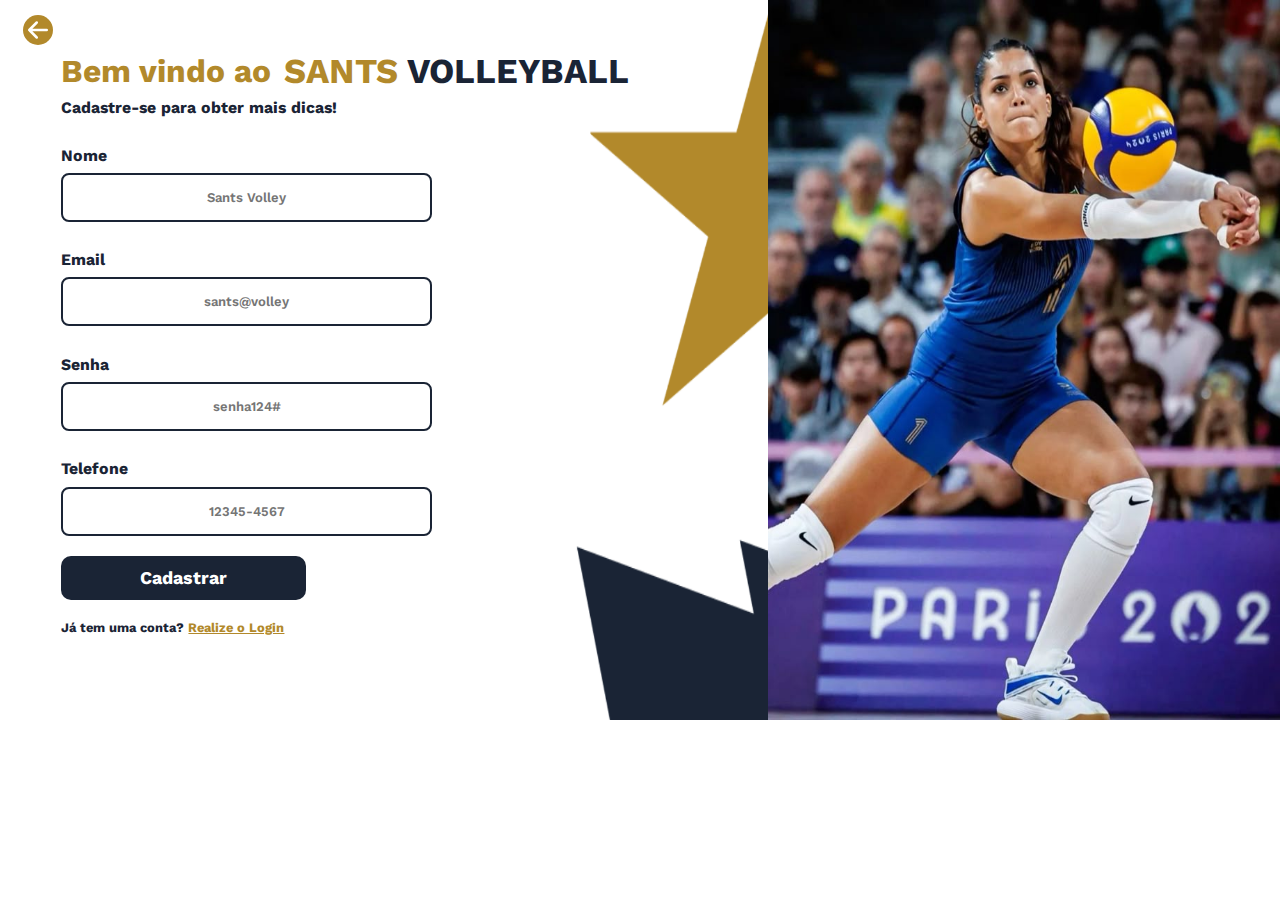
<file: website/public/html/cadastro.html>
<!DOCTYPE html>
<html lang="en">
<head>
    <meta charset="UTF-8">
    <meta name="viewport" content="width=device-width, initial-scale=1.0">
    <title>Cadastro</title>
    <link rel="stylesheet" href="../styles/cadastro.css">
    <link rel="shortcut icon" href="../assets/icons/logoicon.png" type="image/x-icon">
</head>
<body>

   
    <div class="div_form">


     <button class="btn_voltar" onclick="voltar()"><img src="../assets/icons/seta_esquerda.svg" class="img_btn"></button>


        <div class="txt_bem_vindo">

            <span class="span_bem_vindo">Bem vindo ao</span>
            <span class="span_logo"> SANTS<span style="color: #1A2435;"> VOLLEYBALL</span></span>

        </div>

        <span class="span_txt_form">Cadastre-se para obter mais dicas!</span>

        <div class="div_form_campos">

            
        <span class="span_txt_form_2">Nome</span>

        <input type="text" id="input_nome" class="input" placeholder="Sants Volley">

          <span class="span_txt_form_2">Email</span>

        <input type="text" id="input_email" class="input" placeholder="sants@volley">

         <span class="span_txt_form_2">Senha</span>

        <input type="password" id="input_senha" class="input" placeholder="senha124#"  >

         <span class="span_txt_form_2">Telefone</span>

        <input type="text" id="input_telefone" class="input" placeholder="12345-4567" maxlength="10">



         <button onclick="cadastrar()" class="btn_cad">Cadastrar</button>

                  <span class="txt_cad">Já tem uma conta? <a class="link_cad" href="login.html">Realize o Login</a> </span>


        </div>

     
      
    </div>

     <div class="div_img_login">


    </div>




    
</body>
</html>

<script>


function voltar(){

    window.location.href = '../index.html';
}

function cadastrar(){


       if(input_email.value == '' || input_senha.value == '' || input_nome.value == '' || input_telefone.value == ''){

         alert('Preencha todos os campos para continuar'); 

    }else{

        var email = input_email.value;
        var senha = input_senha.value;
        var nome = input_nome.value;
        var telefone = input_telefone.value;

        if( email.includes('@') && senha.length >= 9 && telefone.length == 10){


        }else{

            alert('Email, senha ou número no formato errado! O email deve conter @, a senha deve conter no mínimo 9 caractéres e o número deve conter 10 caractéres incluindo -')
            
        }


    }

}

</script>
</file>
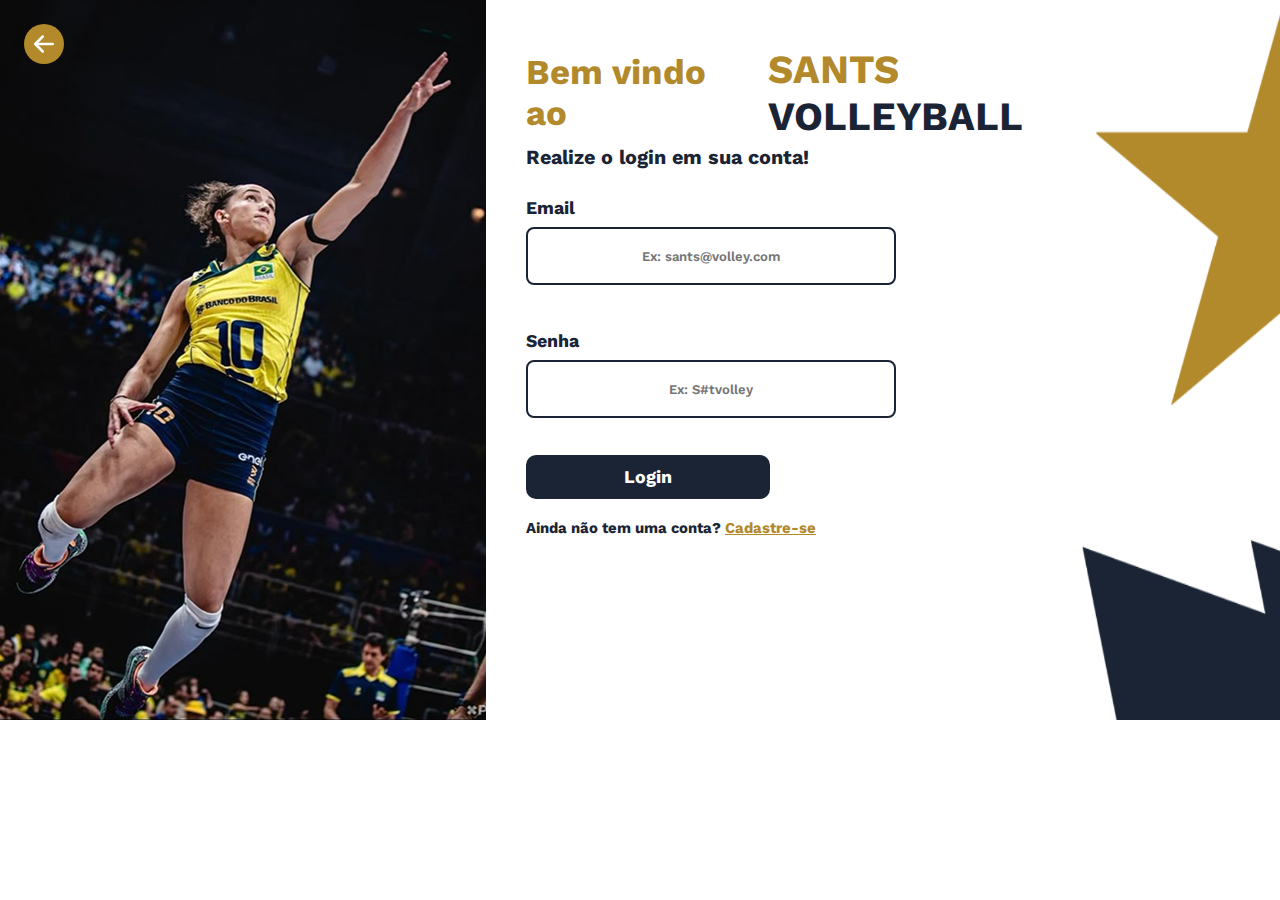
<file: website/public/html/login.html>
<!DOCTYPE html>
<html lang="en">
<head>
    <meta charset="UTF-8">
    <meta name="viewport" content="width=device-width, initial-scale=1.0">
    <title>Login</title>
    <link rel="stylesheet" href="../styles/login.css">
    <link rel="shortcut icon" href="../assets/icons/logoicon.png" type="image/x-icon">
</head>
<body>

    <div class="div_img_login">

        <button class="btn_voltar" onclick="voltar()"><img src="../assets/icons/seta_esquerda.svg" class="img_btn"></button>

    </div>

    <div class="div_form">

        <div class="txt_bem_vindo">

            <span class="span_bem_vindo">Bem vindo ao</span>
            <span class="span_logo"> SANTS<span style="color: #1A2435;"> VOLLEYBALL</span></span>

        </div>

        <span class="span_txt_form">Realize o login em sua conta!</span>

        <div class="div_form_campos">

            
        <span class="span_txt_form_2">Email</span>

        <input type="text" id="input_email" class="input" placeholder="Ex: sants@volley.com" >

          <span class="span_txt_form_2">Senha</span>

        <input type="password" id="input_senha" class="input" placeholder="Ex: S#tvolley" >

         <button onclick="login()" id="btn_log" class="btn_login">Login</button>


         <span class="txt_cad">Ainda não tem uma conta? <a class="link_cad" href="cadastro.html">Cadastre-se</a> </span>

        

        </div>

     
      
    </div>
    
    <div class="div_aviso"  id='div_aviso' style="display: none;"></div>
</body>
</html>

<script>

const comp = 'ABCDEFGHIJKLMNOPQRSTUVWXYZ'

function voltar(){

    window.location.href = '../index.html';
}

   
function login(){

    if(input_email.value == '' || input_senha.value == ''){

         alert('Preencha todos os campos para continuar'); 

    }else{

        var email = input_email.value;
        var senha = input_senha.value;

        if( email.includes('@') && senha.length >= 9){

                fetch("/usuarios/autenticar", {
        method: "POST",
        headers: {
            "Content-Type": "application/json"
        },
        body: JSON.stringify({
            emailServer: email,
            senhaServer: senha
        })
    }).then(function (resposta) {
        console.log("ESTOU NO THEN DO entrar()!")

        if (resposta.ok) {
            console.log(resposta);

            resposta.json().then(json => {
                console.log(json);
                console.log(JSON.stringify(json));
                localStorage.setItem("idUsuário", json.id);
                sessionStorage.NOME_USUARIO = json.nome;
                sessionStorage.ID_USUARIO = json.id;
                sessionStorage.EMAIL_USUARIO = json.email;
                sessionStorage.TELEFONE_USUARIO = json.telefone;
                sessionStorage.SENHA_USUARIO = json.senha;
                sessionStorage.CARGO_USUARIO = json.cargo;

                window.location = "entrou.html";
            });

            window.location = "entrou.html"

        } else {

            console.log("Houve um erro ao tentar realizar o login!");

            resposta.text().then(texto => {
                console.error(texto);
                finalizarAguardar(texto);
            });
        }

    }).catch(function (erro) {
        console.log(erro);
    })

    return false;

        }else{

            alert('Email ou senha no formato errado! O email deve conter @ e a senha deve conter no mínimo 9 caractéres!')
            
        }


    }

}




</script>
</file>
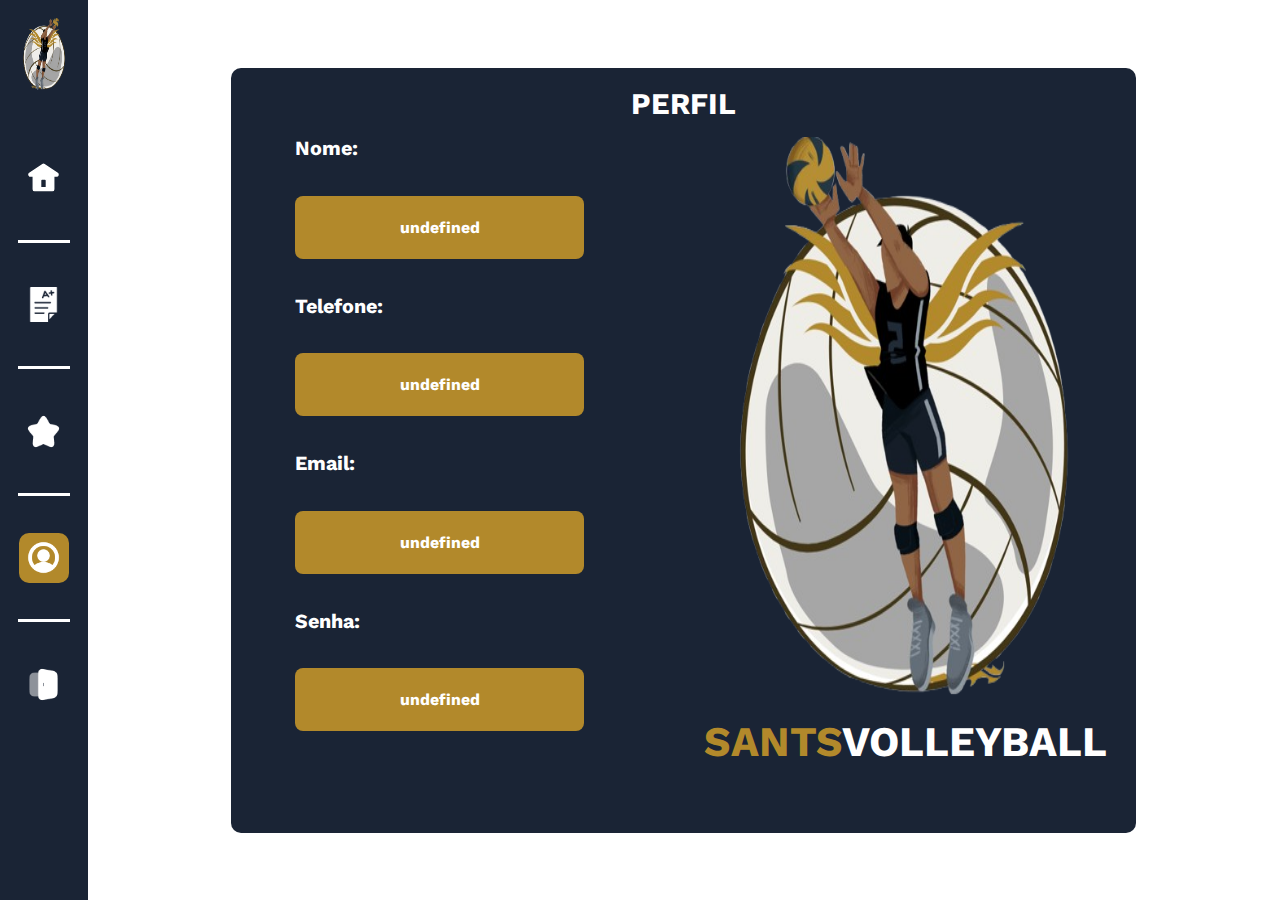
<file: website/public/html/perfil.html>
<!DOCTYPE html>
<html lang="en">
<head>
    <meta charset="UTF-8">
    <meta name="viewport" content="width=device-width, initial-scale=1.0">
      <link rel="shortcut icon" href="../assets/icons/logoicon.png" type="image/x-icon">
    <link rel="stylesheet" href="../styles/perfil.css">
    <title>Perfil</title>
</head>
<body>
    
    
    
    <div class="menu_bar">

        <div class="div_logo"></div>

        <nav class="nav_menu_links">

            <button class="btn_home" onclick="home()"><img src="../assets/icons/home.svg" class="img_menu"></button>

            <div class="barra"></div>

             <button class="btn_home" onclick="quiz()"><img src="../assets/icons/quiz.png"  class="img_menu"></button>

            <div class="barra"></div>

             <button class="btn_home" onclick="favoritar()"><img src="../assets/icons/estrela.png"  class="img_menu"></button>

            <div class="barra"></div>

             <button class="btn_home"  style="background-color: #B2892B;" onclick="perfil()"><img src="../assets/icons/perfil.png"  class="img_menu"></button>

            <div class="barra"></div>

             <button class="btn_home" onclick="sair()"><img src="../assets/icons/sair.png"  class="img_menu"></button>


        </nav>

    </div>


    <div class="div_container">

        <div class="div_perfil">

            <span class="span_titulo_perfil">PERFIL</span>

            <div class="div_content_perfil">

            <div class="div_campos_form">

                <span class="titulo_info">Nome:</span>

                <div class="div_org">

                    <span class="nome_info" id="span_nome"></span>

                </div>

                 <span class="titulo_info">Telefone:</span>

                     <div class="div_org">

                    <span class="nome_info" id="span_telefone"></span>

                </div>


                  <span class="titulo_info">Email:</span>


                      <div class="div_org">

                    <span class="nome_info" id="span_email"></span>

                </div>


                   <span class="titulo_info">Senha:</span>


                       <div class="div_org">

                    <span class="nome_info" id="span_senha"></span>

                </div>


            </div>

            <div class="div_img_sant">

                            <span>SANTS<span style="color: white;">VOLLEYBALL</span></span>


            </div>

            </div>

         

        </div>


    </div>
</body>
</html>


<script>

    var nome = sessionStorage.NOME_USUARIO;
    var telefone = sessionStorage.TELEFONE_USUARIO;
    var email = sessionStorage.EMAIL_USUARIO;
    var senha = sessionStorage.SENHA_USUARIO;

    span_nome.innerHTML = nome;
    span_telefone.innerHTML = telefone;
    span_email.innerHTML = email;
    span_senha.innerHTML = senha;


function sair(){

        sessionStorage.clear();
        window.location = '../index.html'

}

function home(){

    window.location = 'home_user.html'
}


function favoritar(){

    window.location = 'favoritos.html'

}

function quiz(){

        window.location ='quiz.html';

}

function perfil(){

    window.location = 'perfil.html'
}




</script>
</file>
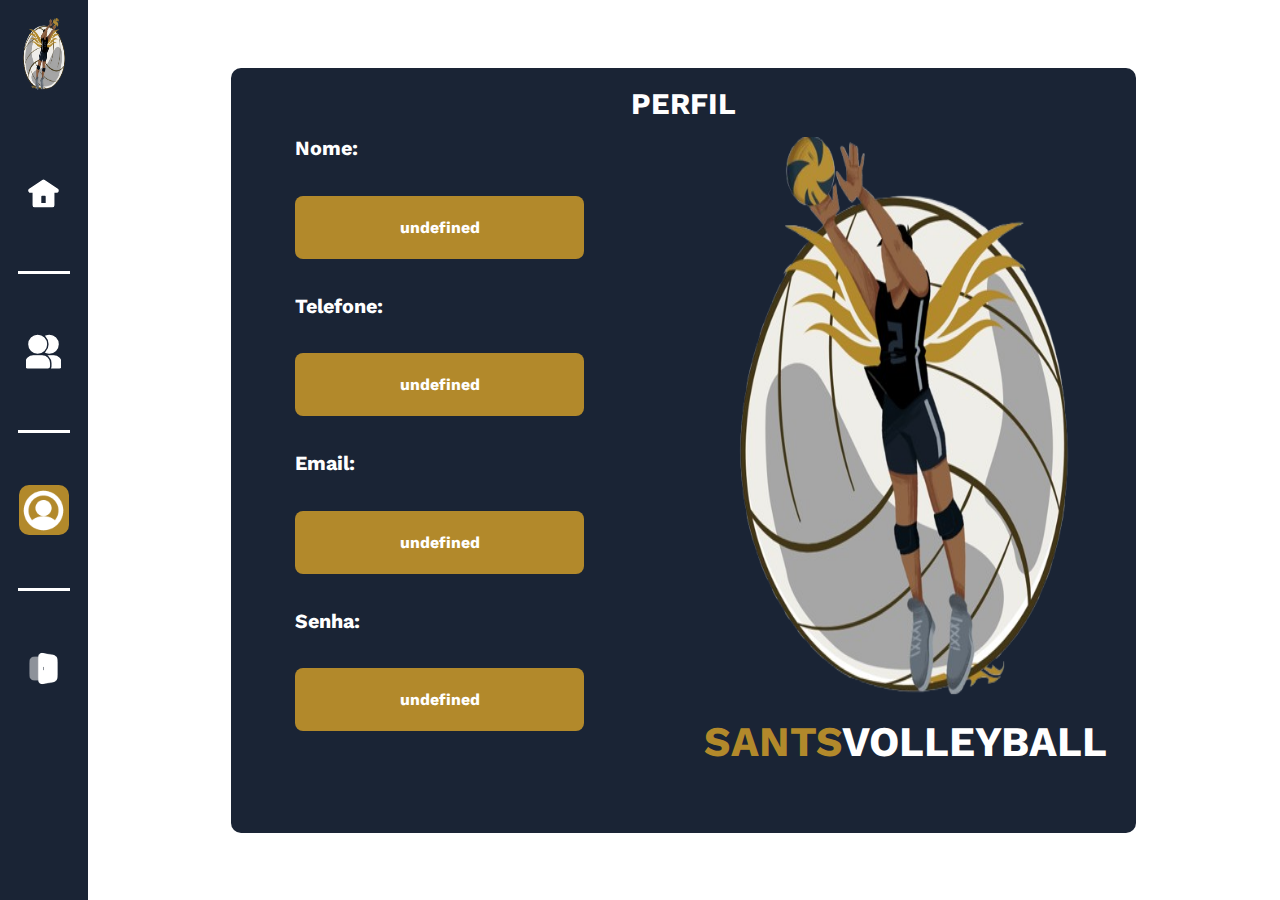
<file: website/public/html/perfil_gen.html>
<!DOCTYPE html>
<html lang="en">
<head>
    <meta charset="UTF-8">
    <meta name="viewport" content="width=device-width, initial-scale=1.0">
      <link rel="shortcut icon" href="../assets/icons/logoicon.png" type="image/x-icon">
    <link rel="stylesheet" href="../styles/perfil.css">
    <title>Perfil</title>
</head>
<body>
    
    <div class="menu_bar">

        <div class="div_logo"></div>

        <nav class="nav_menu_links">

            <button class="btn_home"  onclick="home()"><img src="../assets/icons/home.svg" class="img_menu"></button>

            <div class="barra"></div>

             <button class="btn_home" onclick="usuarios()"><img src="../assets/icons/usuarios.svg"  class="img_menu"></button>

            <div class="barra"></div>

             <button class="btn_home" onclick="perfil()" style="background-color: #B2892B;"><img style="width: 45px; height: 45px;" src="../assets/icons/perfil.png"  class="img_menu"></button>

            <div class="barra"></div>

             <button class="btn_home" onclick="sair()"><img src="../assets/icons/sair.png"  class="img_menu"></button>


        </nav>

    </div>   


    <div class="div_container">

        <div class="div_perfil">

            <span class="span_titulo_perfil">PERFIL</span>

            <div class="div_content_perfil">

            <div class="div_campos_form">

                <span class="titulo_info">Nome:</span>

                <div class="div_org">

                    <span class="nome_info" id="span_nome"></span>

                </div>

                 <span class="titulo_info">Telefone:</span>

                     <div class="div_org">

                    <span class="nome_info" id="span_telefone"></span>

                </div>


                  <span class="titulo_info">Email:</span>


                      <div class="div_org">

                    <span class="nome_info" id="span_email"></span>

                </div>


                   <span class="titulo_info">Senha:</span>


                       <div class="div_org">

                    <span class="nome_info" id="span_senha"></span>

                </div>


            </div>

            <div class="div_img_sant">

                                            <span>SANTS<span style="color: white;">VOLLEYBALL</span></span>

            </div>

            </div>

         

        </div>


    </div>
</body>
</html>


<script>

    var nome = sessionStorage.NOME_USUARIO;
    var telefone = sessionStorage.TELEFONE_USUARIO;
    var email = sessionStorage.EMAIL_USUARIO;
    var senha = sessionStorage.SENHA_USUARIO;

    span_nome.innerHTML = nome;
    span_telefone.innerHTML = telefone;
    span_email.innerHTML = email;
    span_senha.innerHTML = senha;


    
function sair(){

        sessionStorage.clear();
        window.location = '../index.html'

}

function home(){

    window.location = 'home_gen.html'
}


function usuarios(){

    window.location = 'gestao_gen.html'


}



function perfil(){

    window.location = 'perfil_gen.html'

}



</script>
</file>
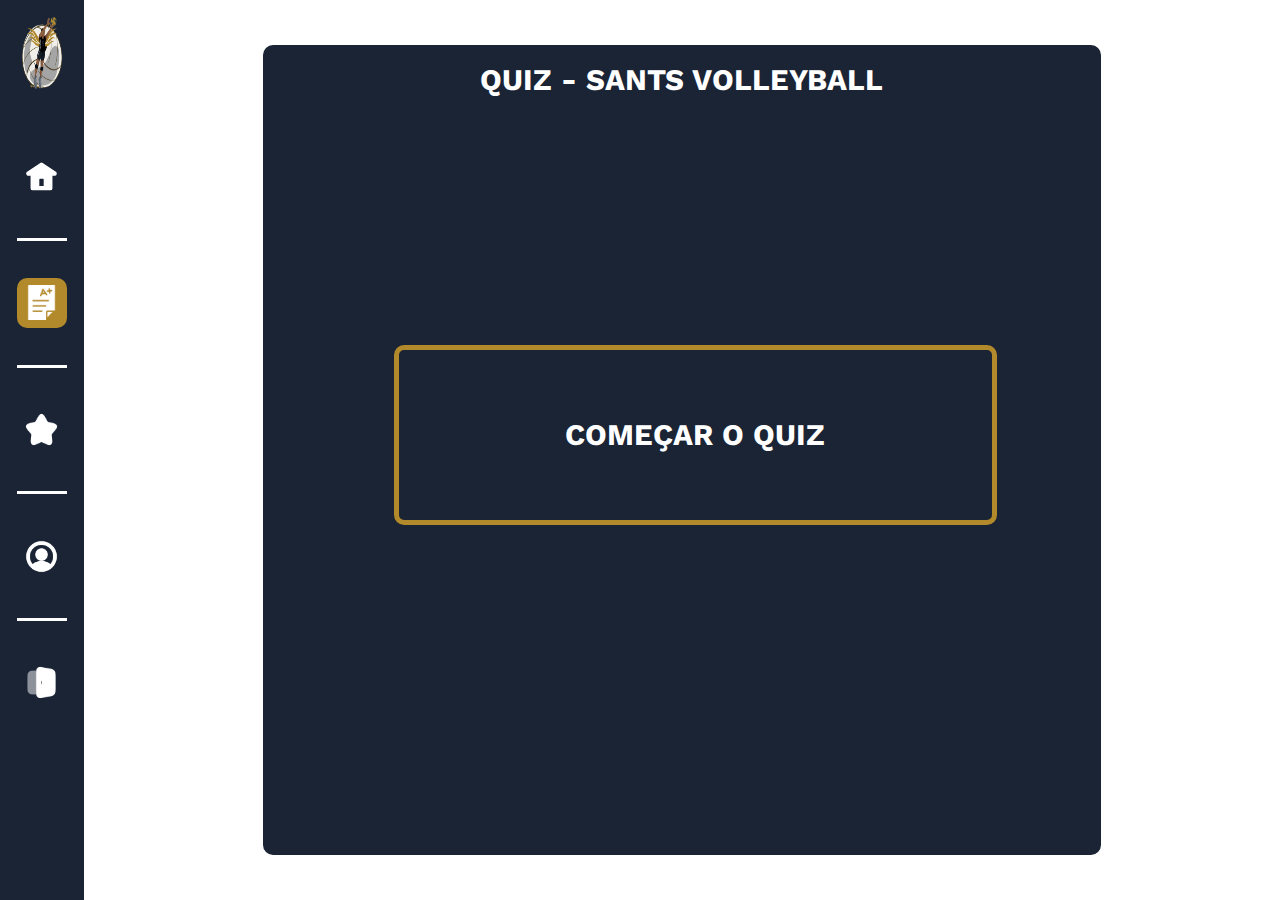
<file: website/public/html/quiz.html>
<!DOCTYPE html>
<html lang="en">
<head>
    <meta charset="UTF-8">
    <meta name="viewport" content="width=device-width, initial-scale=1.0">
      <link rel="shortcut icon" href="../assets/icons/logoicon.png" type="image/x-icon">
    <link rel="stylesheet" href="../styles/quiz.css">
    <title>Quiz</title>
</head>
<body>
    
    
    
    <div class="menu_bar">

        <div class="div_logo"></div>

        <nav class="nav_menu_links">

            <button class="btn_home" onclick="home()"><img src="../assets/icons/home.svg" class="img_menu"></button>

            <div class="barra"></div>

             <button class="btn_home" style="background-color: #B2892B;" onclick="quiz()"><img src="../assets/icons/quiz.png"  class="img_menu"></button>

            <div class="barra"></div>

             <button class="btn_home" onclick="favoritar()"><img src="../assets/icons/estrela.png"  class="img_menu"></button>

            <div class="barra"></div>

             <button class="btn_home"   onclick="perfil()"><img src="../assets/icons/perfil.png"  class="img_menu"></button>

            <div class="barra"></div>

             <button class="btn_home" onclick="sair()"><img src="../assets/icons/sair.png"  class="img_menu"></button>


        </nav>

    </div>

    <div class="div_container_quiz">

        <div class="div_quiz">

            <span class="span_titulo">QUIZ - SANTS VOLLEYBALL</span>

            <div class="div_perguntas" id="div_perguntas">

        
                <button onclick="comecar()" class="btn_comecar">COMEÇAR O QUIZ</button>
                

            </div>


        </div>

    </div>


    </div>

      <div class="div_resultado" id="div_resultado" style="display: none;">

   

      </div>

</body>
</html>


<script>

var i = 0;
var acertos = 0;
const lista_respostas_certas = ['c','c','c', 'd','c', 'd', 'b', 'd', 'b', 'b'];

var questoes = [{

    pergunta: '1- Qual a quantidade  de medalhas de ouro que o Brasil tem no vôlei?',
    alternativaA: 'a)  4 medalhas',
     alternativaB: 'b)  6 medalhas',
      alternativaC: 'c)  5 medalhas',
       alternativaD: 'd)  2 medalhas'

},

{

     pergunta: '2- Em que ano foi criada a CBV (Confederação Brasileira de Voleibol)?',
    alternativaA: 'a) Em 1962',
     alternativaB: 'b) Em 1953',
      alternativaC: 'c) Em 1954',
       alternativaD: 'd) Em 1955'
    

},

{

     pergunta: '3- Qual das opções abaixo contém somente fundamentos do vôlei?',
    alternativaA: 'a)  Saque, toque e rotação 3x3',
     alternativaB: 'b)  Levantamento, escanteio e toque',
      alternativaC: 'c)  Saque, toque e ataque',
       alternativaD: 'd)  Bloqueio, saque e reset'
    

},

{

     pergunta: '4-  Por volta de que ano o vôlei chegou no Brasil?',
    alternativaA: 'a) Em 1920',
     alternativaB: 'b) Em 1914',
      alternativaC: 'c) Em 1910',
       alternativaD: 'd) Em 1915'
    

},


{

     pergunta: '5- Em qual toque normalmente ocorre o levantamento?',
    alternativaA: 'a) Primeiro toque',
     alternativaB: 'b) Terceiro toque',
      alternativaC: 'c) Segundo toque',
       alternativaD: 'd) Quarto toque'
    

},


{

     pergunta: '6- Quantos sets tem um jogo de vôlei?',
    alternativaA: 'a) 3 sets',
     alternativaB: 'b) 2 sets',
      alternativaC: 'c) 7 sets',
       alternativaD: 'd) 5 sets'
    

},


{

     pergunta: '7- O que acontece caso algum jogador toque a rede durante o jogo?',
    alternativaA: 'a) O jogo é reiniciado',
     alternativaB: 'b) É marcado ponto para a equipe adversária',
      alternativaC: 'c) Nada acontece, pois não é uma infração',
       alternativaD: 'd) É marcado ponto para a equipe que cometeu a infração'
    

},


{

     pergunta: '8- Qual é a posição que não pode realizar nenhum tipo de ataque?',
    alternativaA: 'a) Levantador',
     alternativaB: 'b) Oposto',
      alternativaC: 'c) Central',
       alternativaD: 'd) Líbero'
    

},


{

     pergunta: '9-  O que são os sinais do levantador?',
    alternativaA: 'a) Mostra para os adversários quantos pontos estão afrente',
     alternativaB: 'b) Indica aos outros jogadores qual jogada será feita',
      alternativaC: 'c) Indica somente a velocidade do levantamento',
       alternativaD: 'd)Indica qual jogador está com mais pontos'
    

},


{

     pergunta: '10- Qual é a especialidade do Oposto?',
    alternativaA: 'a) Atacar no centro da rede',
     alternativaB: 'b) Atacar, principalmente nos momentos mais difíceis',
      alternativaC: 'c) Levantar a bola para o levantador',
       alternativaD: 'd) Defender o saque'
    

},


{

     pergunta: '11 (Pergunta extra, não vale pontuação) - Qual a posição você joga ou tem mais interesse em jogar?',
    alternativaA: 'a) Oposto (foco no fundamento de ataque)',
     alternativaB: 'b) Ponteiro ( foco no ataque e defesa de forma equilibrada)',
      alternativaC: 'c) Levantador (foco no levantamento e toque precisos)',
       alternativaD: 'd) Líbero ( foco no fundamento de defesa e passe)',
       alternativaE: 'e) Central ( foco no fundamento de ataque e levantamento mais rápidos)'
    

}

];




var lista_usuario = [];


function sair(){

        sessionStorage.clear();
        window.location = '../index.html'

}

function quiz(){

        window.location ='quiz.html';

}

function home(){

    window.location = 'home_user.html'
}


function favoritar(){

    window.location = 'favoritos.html'

}


function perfil(){

    window.location = 'perfil.html'
}

function comecar(){

    if( i == 10){

        
        div_perguntas.innerHTML = `
            <span class="span_pergunta"> ${questoes[i].pergunta}</span>

                <button class="btn_opc" id="Oposto" onclick="resposta(this)">${questoes[i].alternativaA}</button>
                <button class="btn_opc"  id="Ponteiro" onclick="resposta(this)">${questoes[i].alternativaB}</button>
                <button class="btn_opc" id="Levantador" onclick="resposta(this)">${questoes[i].alternativaC}</button>
                <button class="btn_opc" id="Líbero" onclick="resposta(this)">${questoes[i].alternativaD}</button>
                 <button class="btn_opc" id="Central" onclick="resposta(this)">${questoes[i].alternativaE}</button>
            `;


    }else{


         div_perguntas.innerHTML = `
            <span class="span_pergunta"> ${questoes[i].pergunta}</span>

                <button class="btn_opc" id="a" onclick="resposta(this)">${questoes[i].alternativaA}</button>
                <button class="btn_opc"  id="b" onclick="resposta(this)">${questoes[i].alternativaB}</button>
                <button class="btn_opc" id="c" onclick="resposta(this)">${questoes[i].alternativaC}</button>
                <button class="btn_opc" id="d" onclick="resposta(this)">${questoes[i].alternativaD}</button>
            `;


    }

       

    }


    function reiniciar(){

        window.location.reload();
    }


function resposta(botao){

    var resposta = botao.id;
    
    lista_usuario.push(resposta);
    i++;

    if( i == 11){
        
        for(var c = 0; c < lista_respostas_certas.length; c++){

            if(lista_usuario[c] == lista_respostas_certas[c]){

                acertos++;


            }
        }

                div_resultado.style.display = 'flex';

             div_resultado.style.animation = 'surgir 0.5s ease-in-out forwards';
                     div_resultado.style.zIndex = '10000';



        div_resultado.innerHTML = `<h1 class="h1_res">RESULTADO</h1>

        <span id="acertos">${acertos}/10</span>
        <span class="span_acert"> acertos</span>

        <span>Você pode refazer o quiz quantas vezes desejar</span>

        <button class="restart" onclick="reiniciar()">Reiniciar</button>

        <span id="posicao">Posição de interesse: <span style="color: #1A2435">${lista_usuario[10]}</span></span>
        `;


      
        var posicao = lista_usuario[10];


          fetch("/usuarios/resposta", {
      method: "POST",
      headers: {
          "Content-Type": "application/json",
      },
      body: JSON.stringify({
          // crie um atributo que recebe o valor recuperado aqui
          // Agora vá para o arquivo routes/usuario.js
         
          posicao: posicao,
          nota: acertos,
          idusuario: sessionStorage.ID_USUARIO
          
      }),
  });
  return false;

    }

    else{

         comecar();


    }

   
}




</script>
</file>
<file: website/public/styles/cadastro.css>
@import url('https://fonts.googleapis.com/css2?family=Kantumruy+Pro:ital,wght@0,100..700;1,100..700&display=swap');
@import url('https://fonts.googleapis.com/css2?family=KoHo:ital,wght@0,200;0,300;0,400;0,500;0,600;0,700;1,200;1,300;1,400;1,500;1,600;1,700&display=swap');
@import url('https://fonts.googleapis.com/css2?family=League+Spartan:wght@100..900&display=swap');

*{
    margin: 0;
    padding: 0;
}

html {
  scroll-behavior: smooth;
}

body{
        overflow:hidden;
        display: flex;
}


.div_img_login{

    width: 40%;
    background-size: 100% 100%;
    background-repeat: no-repeat;
    height: 720px;
    background-image: url(../assets/imgs/img_cad.jpg);

}

.btn_voltar{

    width: 30px;
    height: 30px;
    border-radius: 50%;
    background-color: #B2892B;
    border: none;
    margin-top: 2%;
    margin-left: 3%;
    display: flex;
    align-items: center;
    justify-content: center;
    cursor: pointer;
}


.img_btn{

    width: 30px;
    height: 30px;

}

.div_form{

    width: 60%;
    height: 720px;
    display: flex;
    flex-direction: column;
    background-image: url(../assets/imgs/background_login.png);
    background-size: 100% 100%;
    background-repeat: no-repeat;
}

.txt_bem_vindo{

    width: 80%;
    height: 7vh;
    display: flex;
    flex-direction: row;
    align-items: center;
    margin-left: 8%;
}

.span_bem_vindo{

    font-family: "Kantumruy Pro", sans-serif;
    color: #B2892B;
    font-weight: bold;
    font-size: 32px;

}

.span_logo{

    font-family: "Kantumruy Pro", sans-serif;
    color: #B2892B;
    font-weight:700;
    font-size: 35px;
    margin-left: 2%;

}

.span_txt_form{

    font-family: "Kantumruy Pro", sans-serif;
    color: #1A2435;
    font-size: 16px;
    font-weight: bold;
    margin-left: 8%;
}

.span_txt_form_2{

    font-family: "Kantumruy Pro", sans-serif;
    color: #1A2435;
    font-size: 16px;
    font-weight: bold;
    margin-top: 7%;
}

.input{

    width: 90%;
    margin-top: 2%;
    height: 5vh;
    outline: none;
    border-radius: 8px;
    border: 2px solid #1A2435;
    text-align: center;
    font-family: "Kantumruy Pro", sans-serif;
    color: #1A2435;
    background-color: transparent;
    font-weight: 600;

}

.div_form_campos{

    display: flex;
    flex-direction: column;
    margin-left: 8%;
    width: 407px;
    height:80vh;

}

.div_verificacoes{

    width: 100%;
    margin-top: 2%;
}

.txt_span_ver{

    font-size: 12px;
    color: #1A2435;
    font-family: "Kantumruy Pro", sans-serif;
    font-weight: bold;
}


.txt_cad{

    font-size: 13px;
    color: #1A2435;
    font-family: "Kantumruy Pro", sans-serif;
    font-weight: bold;
    margin-top: 5%;

}

.link_cad{

    text-decoration: underline;
    color: #B2892B;
    

}

.btn_cad{

    background-color: #1A2435;
    color: white;
    border-radius: 10px;
    font-family: "Kantumruy Pro", sans-serif;
    border: none;
    margin-top: 5%;
    font-size: 18px;
    font-weight: bold;
    width: 60%;
    height: 44px;
    cursor: pointer;
}

.btn_login:hover{

    color: #B2892B;
    transition: 0.5s;
}
</file>
<file: website/public/styles/login.css>
@import url('https://fonts.googleapis.com/css2?family=Kantumruy+Pro:ital,wght@0,100..700;1,100..700&display=swap');
@import url('https://fonts.googleapis.com/css2?family=KoHo:ital,wght@0,200;0,300;0,400;0,500;0,600;0,700;1,200;1,300;1,400;1,500;1,600;1,700&display=swap');
@import url('https://fonts.googleapis.com/css2?family=League+Spartan:wght@100..900&display=swap');

*{
    margin: 0;
    padding: 0;
}

html {
  scroll-behavior: smooth;
}

body{
        overflow:hidden;
        display: flex;
        align-items: center;
        justify-content: center;
}


.div_img_login{

    width: 38%;
    height: 720px;
    background-repeat: no-repeat;
    background-image: url(../assets/imgs/login.png);

}

.btn_voltar{

    width: 40px;
    height: 40px;
    border-radius: 50%;
    background-color: #B2892B;
    border: none;
    margin-top: 5%;
    margin-left: 5%;
    display: flex;
    align-items: center;
    justify-content: center;
    cursor: pointer;
}


.img_btn{

    width: 30px;
    height: 30px;

}

.div_form{

    width: 62%;
    height: 720px;
    display: flex;
    flex-direction: column;
    background-image: url(../assets/imgs/background_login.png);
    background-size: 100% 100%;
    background-repeat: no-repeat;
}

.txt_bem_vindo{

    width: 80%;
    height: 10vh;
    display: flex;
    margin-top: 6%;
    flex-direction: row;
    align-items: center;
    margin-left: 5%;
}

.span_bem_vindo{

    font-family: "Kantumruy Pro", sans-serif;
    color: #B2892B;
    font-weight: bold;
    font-size: 35px;

}

.span_logo{

    font-family: "Kantumruy Pro", sans-serif;
    color: #B2892B;
    font-weight:700;
    font-size: 40px;
    margin-left: 2%;

}

.span_txt_form{

    font-family: "Kantumruy Pro", sans-serif;
    color: #1A2435;
    font-size: 20px;
    font-weight: bold;
    margin-left: 5%;
    margin-top: 1%;
}

.span_txt_form_2{

    font-family: "Kantumruy Pro", sans-serif;
    color: #1A2435;
    font-size: 18px;
    font-weight: bold;
    margin-top: 7%;
}

.input{

    width: 90%;
    margin-top: 2%;
    height: 6vh;
    outline: none;
    border-radius: 8px;
    border: 2px solid #1A2435;
    text-align: center;
    font-family: "Kantumruy Pro", sans-serif;
    color: #1A2435;
    background-color: transparent;
    font-weight: 600;
    margin-bottom: 4%;

}

.div_form_campos{

    display: flex;
    flex-direction: column;
    margin-left: 5%;
    width: 407px;
    height:75vh;
        z-index: 1006;


}



.btn_again{

    background-color: red;
    width: 50%;
    height: 7vh;
    border: none;
    color: white;
    border-radius: 20px;
    font-size: 17px;
    font-weight: bold;
    cursor:pointer;
    transition: 0.2s ease-in-out;
    text-align: center;

}

.div_verificacoes{

    width: 100%;
    margin-top: 2%;
}

.txt_span_ver{

    font-size: 12px;
    color: #1A2435;
    font-family: "Kantumruy Pro", sans-serif;
    font-weight: bold;
}


.txt_cad{

    font-size: 15px;
    color: #1A2435;
    font-family: "Kantumruy Pro", sans-serif;
    font-weight: bold;
    margin-top: 5%;
        z-index: 1002;


}

.link_cad{

    text-decoration: underline;
    color: #B2892B;
    

}

.btn_login{

    background-color: #1A2435;
    color: white;
    border-radius: 10px;
    font-family: "Kantumruy Pro", sans-serif;
    border: none;
    margin-top: 5%;
    font-size: 18px;
    font-weight: bold;
    width: 60%;
    height: 44px;
    cursor: pointer;
        z-index: 1001;

}

.btn_login:hover{

    color: #B2892B;
    transition: 0.5s;
}

.div_erro{

    display: flex;
    flex-direction: column;
    height: 60vh;
    width: 25%;
    background-color: #fff;
    border: solid 3px #1A2435;
    position: fixed;
    border-radius: 10px;
    box-shadow: 0px 0px 10px 6px rgba(14, 14, 17, 0.2);
    transform: translate(-50%,-50%);
    left: 50%;
    align-items: center;
    text-align: center;
    top: 50%;
    font-weight: bold;
    justify-content: space-evenly;
    opacity: 0;
    font-family: "Kantumruy Pro", sans-serif;
    z-index: 1000;
}

.div_erro span{


    color: #1A2435;
}

@keyframes surgir{

    from{

        opacity: 0%;
    }

    to{

        opacity: 100%;
    }

}

@keyframes sumir{

    from{

        opacity: 100%;
    }

    to{

        opacity: 0%;
    }

    


}


@keyframes backop{

    from{

        opacity: 100%;
    }

    to{

        opacity: 60%;
    }

}


@keyframes backn{

    from{

        opacity: 60%;
    }

    to{

        opacity: 100%;
    }

}

.img_erro{

    width: 80%;
    height: 32vh;
    background-image: url(../assets/imgs/error.gif);
    background-repeat: no-repeat;
    background-size: 100% 100%;
    background-position: center;    
}
</file>
<file: website/public/styles/perfil.css>
@import url('https://fonts.googleapis.com/css2?family=Kantumruy+Pro:ital,wght@0,100..700;1,100..700&display=swap');
@import url('https://fonts.googleapis.com/css2?family=KoHo:ital,wght@0,200;0,300;0,400;0,500;0,600;0,700;1,200;1,300;1,400;1,500;1,600;1,700&display=swap');
@import url('https://fonts.googleapis.com/css2?family=League+Spartan:wght@100..900&display=swap');

*{

    margin: 0;
    padding: 0;
    overflow: hidden;

}

body{

    display: flex;
}


.menu_bar{

    background-color: #1A2435;
    width: 7%;
    height: 100vh;
    display: flex;
    flex-direction: column;
    align-items: center;

}

.div_logo{

    background-image: url(../assets/icons/logoicon.png);
    width: 60%;
    height: 9vh;
    background-size: 100% 100%;
    background-repeat: no-repeat;
    margin-top: 20%;
}


.nav_menu_links{

    width: 100%;
    height: 70vh;
    display: flex;
    flex-direction: column;
    justify-content: space-evenly;
    align-items: center;
    margin-top: 20%;

}

.btn_home{

    width: 50px;
    height: 50px;
    border-radius: 10px;
    display: flex;
    align-items: center;
    justify-content: center;
    background-color: transparent;
    border: none;
    cursor: pointer;

}

.img_menu{

  width: 35px;
    height: 35px;

}

.btn_home:hover{

    background-color: #B2892B;
    transition: 0.4s ease-in-out;
}

.btn_h{

     width: 42px;
    height: 42px;
    display: flex;
    align-items: center;
    justify-content: center;
    background-size: 100% 100%;
    background-repeat: no-repeat;
    background-color: transparent;
    border: none;
    cursor: pointer;


}

.barra{

    width: 60%;
    height: 3px;
    background-color: white;
    
}

.div_container{

    display: flex;
    align-items: center;
    justify-content: center;
    width: 85%;
    margin-left: 5%;
    margin-right: 5%;
    height: 100vh;
}


.div_perfil{

    width: 85%;
    height: 85vh;
    background-color: #1A2435;
    border-radius: 10px;
    display: flex;
    flex-direction: column;
    align-items: center;

}


.span_titulo_perfil{

    font-size: 30px;
    color: white;
    font-family: "Kantumruy Pro", sans-serif;
    font-weight: bold;
    margin-top: 2%;

}

.div_content_perfil{

    width: 100%;
    height: 85vh;
    display: flex;
    flex-direction: row;

}

.div_campos_form{

    height: 70vh;
    width: 40%;
    margin-left: 7%;
    display: flex;
    flex-direction: column;
    justify-content: space-around;

}

.titulo_info{

    color: white;
    font-family: "Kantumruy Pro", sans-serif;
    font-weight: bold;
    font-size: 20px;

}

.div_org{

    background-color: #B2892B;
    width: 80%;
    height: 7vh;
    border-radius: 8px;
    display: flex;
    justify-content: center;
    align-items: center;

}

.nome_info{

    color: white;
    font-size: 16px;
    font-weight: bold;
    font-family: "Kantumruy Pro", sans-serif;


}


.div_img_sant{

    display: flex;
    align-items: flex-end;
    justify-content: center;
    margin-left: 5%;
    width: 45%;
    margin-top: 2%;
    height: 70vh;
    background-image: url(../assets/imgs/logo.png);
    background-size: 100% 100%;
    background-repeat: no-repeat;

}

.div_img_sant{

       color: #B2892B;
    font-family: "Kantumruy Pro", sans-serif;
    font-weight: bold;
    font-size: 42px;

}
</file>
<file: website/public/styles/quiz.css>
@import url('https://fonts.googleapis.com/css2?family=Kantumruy+Pro:ital,wght@0,100..700;1,100..700&display=swap');
@import url('https://fonts.googleapis.com/css2?family=KoHo:ital,wght@0,200;0,300;0,400;0,500;0,600;0,700;1,200;1,300;1,400;1,500;1,600;1,700&display=swap');
@import url('https://fonts.googleapis.com/css2?family=League+Spartan:wght@100..900&display=swap');

*{

    margin: 0;
    padding: 0;
    overflow: hidden;

}

body{

    display: flex;
    
}


.menu_bar{

    background-color: #1A2435;
    width: 7%;
    height: 100vh;
    display: flex;
    flex-direction: column;
    align-items: center;

}

.div_logo{

    background-image: url(../assets/icons/logoicon.png);
    width: 60%;
    height: 9vh;
    background-size: 100% 100%;
    background-repeat: no-repeat;
    margin-top: 20%;
}


.nav_menu_links{

    width: 100%;
    height: 70vh;
    display: flex;
    flex-direction: column;
    justify-content: space-evenly;
    align-items: center;
    margin-top: 20%;

}

.btn_home{

    width: 50px;
    height: 50px;
    border-radius: 10px;
    display: flex;
    align-items: center;
    justify-content: center;
    background-color: transparent;
    border: none;
    cursor: pointer;

}

.img_menu{

  width: 35px;
    height: 35px;

}

.btn_home:hover{

    background-color: #B2892B;
    transition: 0.4s ease-in-out;
}

.btn_h{

     width: 42px;
    height: 42px;
    display: flex;
    align-items: center;
    justify-content: center;
    background-size: 100% 100%;
    background-repeat: no-repeat;
    background-color: transparent;
    border: none;
    cursor: pointer;


}

.barra{

    width: 60%;
    height: 3px;
    background-color: white;
    
}


.div_container_quiz{

    width: 100%;
    height: 100vh;
    display: flex;
    justify-content: center;
    align-items: center;
}

.div_quiz{

    display: flex;
    background-color: #1A2435;
    width: 70%;
    border-radius: 10px;
    height: 90vh;
    flex-direction: column;

}


.span_titulo{

    color: white;
    font-size: 30px;
    font-family: "Kantumruy Pro", sans-serif;
    font-weight: bold;
    align-self: center;
    margin-top: 2%;

}


.div_perguntas{

    width: 80%;
    height: 75vh;
    display: flex;
    flex-direction: column;
    align-self: center;
    justify-content: space-around;

}

.span_pergunta{

    margin-top: 7%;
    color: white;
    font-size: 20px;
    font-weight: bold;
    text-align: justify;
    font-family: "Kantumruy Pro", sans-serif;


}

.btn_opc{

    width: 100%;
    height: 10vh;
    border: solid 5px #B2892B;
    border-radius: 8px;
    background-color: transparent;
    color: white;
    font-family: "Kantumruy Pro", sans-serif;
    font-weight: bold;
    font-size: 20px;
    cursor: pointer;

}

.btn_comecar{

    width: 90%;
    height: 20vh;
    cursor: pointer;
    border-radius: 10px;
    font-size: 30px;
    font-weight: bold;
    font-family: "Kantumruy Pro", sans-serif;
    background-color: transparent;
    color: white;
    margin-left: 7%;
    border: solid 5px #B2892B;

}


.btn_comecar:hover{

    
    background-color: #B2892B;
    transition: 0.5s;

}
</file>
